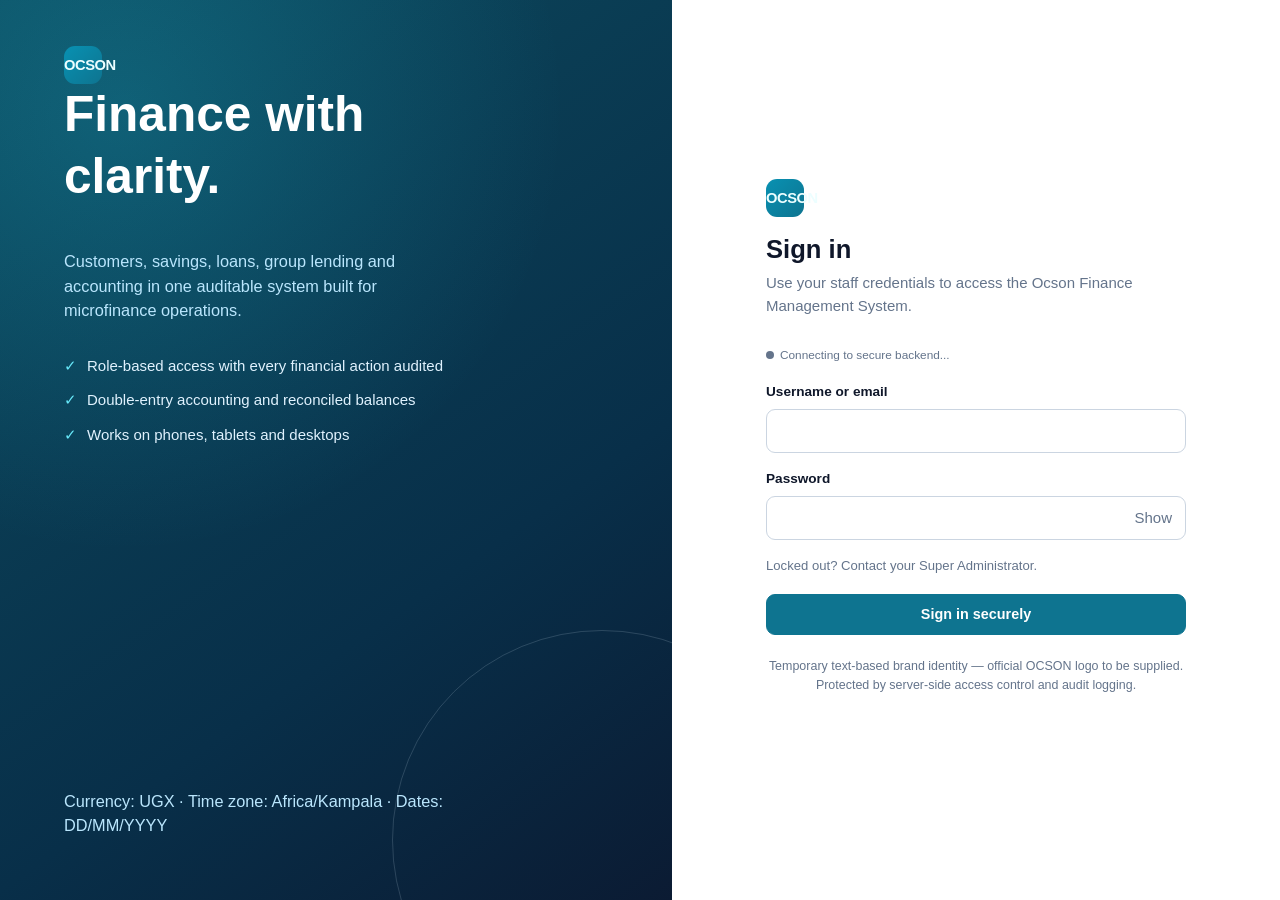
<file: index.html>
<!DOCTYPE html>
<html lang="en">
<head>
  <meta charset="UTF-8" />
  <meta name="viewport" content="width=device-width, initial-scale=1, viewport-fit=cover" />
  <meta name="theme-color" content="#0e7490" />
  <meta name="description" content="Secure sign in for the Ocson Finance Management System." />
  <title>Sign in | Ocson Finance Management System</title>
  <script>
    (function () {
      try {
        var theme = localStorage.getItem('ocson-theme');
        if (theme === 'dark' || theme === 'light') document.documentElement.setAttribute('data-theme', theme);
      } catch (error) { /* storage may be unavailable */ }
    }());
  </script>
  <link rel="icon" href="assets/icons/icon.svg" type="image/svg+xml" />
  <link rel="manifest" href="manifest.json" />
  <link rel="stylesheet" href="css/main.css" />
  <link rel="stylesheet" href="css/themes.css" />
  <link rel="stylesheet" href="css/layout.css" />
  <link rel="stylesheet" href="css/components.css" />
  <link rel="stylesheet" href="css/responsive.css" />
  <script src="js/config.js" defer></script>
  <script src="js/api.js" defer></script>
  <script src="js/validation.js" defer></script>
  <script src="js/auth.js" defer></script>
  <script src="js/app.js" defer></script>
  <script src="js/login.js" defer></script>
</head>
<body data-page="login">
  <main class="auth-layout">
    <section class="auth-visual" aria-label="About Ocson">
      <div>
        <div class="brand-mark" aria-hidden="true">OCSON</div>
        <h1>Finance with clarity.</h1>
        <p>Customers, savings, loans, group lending and accounting in one auditable system built for microfinance operations.</p>
        <div class="auth-points">
          <div class="auth-point"><span aria-hidden="true">&#10003;</span><div>Role-based access with every financial action audited</div></div>
          <div class="auth-point"><span aria-hidden="true">&#10003;</span><div>Double-entry accounting and reconciled balances</div></div>
          <div class="auth-point"><span aria-hidden="true">&#10003;</span><div>Works on phones, tablets and desktops</div></div>
        </div>
      </div>
      <p class="text-small">Currency: UGX &middot; Time zone: Africa/Kampala &middot; Dates: DD/MM/YYYY</p>
    </section>

    <section class="auth-panel">
      <div class="auth-card">
        <div class="brand-mark" aria-hidden="true">OCSON</div>
        <h2 style="margin-top:16px">Sign in</h2>
        <p>Use your staff credentials to access the Ocson Finance Management System.</p>

        <div data-form-error class="alert alert-error" role="alert" hidden></div>
        <p class="status-label" style="margin-bottom:18px">
          <span data-backend-dot class="status-dot" aria-hidden="true"></span>
          <span data-backend-label>Connecting to secure backend...</span>
        </p>

        <form data-login-form novalidate>
          <div class="form-field">
            <label for="username">Username or email</label>
            <div class="input-wrap">
              <input class="input" id="username" name="username" type="text"
                     autocomplete="username" inputmode="email" spellcheck="false" required />
              <span class="field-error" aria-live="polite"></span>
            </div>
          </div>

          <div class="form-field">
            <label for="password">Password</label>
            <div class="input-wrap">
              <input class="input" id="password" name="password" type="password"
                     autocomplete="current-password" required />
              <button class="input-affix" type="button" data-reveal-password
                      aria-label="Show password">Show</button>
              <span class="field-error" aria-live="polite"></span>
            </div>
          </div>

          <div class="form-row" style="margin-bottom:18px">
            <span class="text-small text-muted">Locked out? Contact your Super Administrator.</span>
          </div>

          <button class="btn btn-primary btn-block" type="submit" data-login-submit>Sign in securely</button>
        </form>

        <p class="auth-footer">
          Temporary text-based brand identity &mdash; official OCSON logo to be supplied.<br />
          Protected by server-side access control and audit logging.
        </p>
      </div>
    </section>
  </main>
  <div class="toast-stack" data-toast-stack aria-live="polite"></div>
</body>
</html>
</file>
<file: css/main.css>
/* Ocson Finance Management System - design tokens and base styles */

:root {
  --brand: #0e7490;
  --brand-strong: #155e75;
  --brand-soft: #cffafe;
  --accent: #16a34a;
  --danger: #dc2626;
  --warning: #d97706;
  --info: #2563eb;
  --bg: #f4f7fb;
  --surface: #ffffff;
  --surface-2: #f8fafc;
  --text: #0f172a;
  --text-muted: #64748b;
  --border: #e2e8f0;
  --border-strong: #cbd5e1;
  --shadow-sm: 0 1px 2px rgba(15, 23, 42, .06), 0 1px 3px rgba(15, 23, 42, .05);
  --shadow-md: 0 8px 24px rgba(15, 23, 42, .08);
  --shadow-lg: 0 20px 50px rgba(15, 23, 42, .16);
  --radius: 14px;
  --radius-sm: 9px;
  --sidebar-width: 254px;
  --topbar-height: 66px;
  --font-sans: "Segoe UI", Inter, -apple-system, BlinkMacSystemFont, Roboto, "Helvetica Neue", Arial, sans-serif;
}

*, *::before, *::after { box-sizing: border-box; }

html { min-height: 100%; scroll-behavior: smooth; }

body {
  margin: 0;
  min-height: 100vh;
  font-family: var(--font-sans);
  font-size: 15px;
  line-height: 1.5;
  color: var(--text);
  background: var(--bg);
  -webkit-font-smoothing: antialiased;
}

h1, h2, h3, h4, p { margin-top: 0; }
h1 { font-size: 1.6rem; line-height: 1.25; }
h2 { font-size: 1.25rem; line-height: 1.3; }
h3 { font-size: 1.05rem; }
p { color: var(--text-muted); }

a { color: var(--brand); text-decoration: none; }
a:hover { text-decoration: underline; }

button, input, select, textarea { font: inherit; color: inherit; }
button { cursor: pointer; }
button:disabled { cursor: not-allowed; opacity: .55; }

img, svg { max-width: 100%; }

:focus-visible {
  outline: 3px solid var(--brand);
  outline-offset: 2px;
  border-radius: 4px;
}

.visually-hidden {
  position: absolute !important;
  width: 1px; height: 1px;
  padding: 0; margin: -1px;
  overflow: hidden; clip: rect(0, 0, 0, 0);
  white-space: nowrap; border: 0;
}

.text-muted { color: var(--text-muted); }
.text-small { font-size: .82rem; }
.text-right { text-align: right; }
.mt-0 { margin-top: 0; }
.mb-0 { margin-bottom: 0; }
.nowrap { white-space: nowrap; }

.spinner {
  width: 17px; height: 17px;
  border: 2px solid currentColor;
  border-right-color: transparent;
  border-radius: 50%;
  display: inline-block;
  animation: ocson-spin .7s linear infinite;
  vertical-align: -3px;
}

@keyframes ocson-spin { to { transform: rotate(360deg); } }

[hidden] { display: none !important; }
</file>
<file: css/themes.css>
/* Ocson Finance Management System - light/dark theme tokens */

[data-theme="dark"] {
  --brand: #22d3ee;
  --brand-strong: #67e8f9;
  --brand-soft: #164e63;
  --accent: #4ade80;
  --danger: #f87171;
  --warning: #fbbf24;
  --info: #93c5fd;
  --bg: #0b1220;
  --surface: #111827;
  --surface-2: #172033;
  --text: #e5edf8;
  --text-muted: #94a3b8;
  --border: #24324a;
  --border-strong: #384a66;
  --shadow-sm: 0 1px 2px rgba(0, 0, 0, .35);
  --shadow-md: 0 10px 28px rgba(0, 0, 0, .35);
  --shadow-lg: 0 24px 60px rgba(0, 0, 0, .5);
}

[data-theme="dark"] .brand-mark {
  background: linear-gradient(135deg, #0e7490, #155e75);
  color: #ecfeff;
}

[data-theme="dark"] .auth-visual {
  background: radial-gradient(circle at 20% 15%, rgba(34, 211, 238, .14), transparent 45%),
              linear-gradient(145deg, #0f2433, #0b1220);
}
</file>
<file: css/layout.css>
/* Ocson Finance Management System - application shell layout */

.app-shell { min-height: 100vh; }

.sidebar {
  position: fixed;
  inset: 0 auto 0 0;
  width: var(--sidebar-width);
  background: var(--surface);
  border-right: 1px solid var(--border);
  display: flex;
  flex-direction: column;
  z-index: 40;
  transition: transform .25s ease;
}

.sidebar-header {
  height: var(--topbar-height);
  display: flex;
  align-items: center;
  gap: 10px;
  padding: 0 18px;
  border-bottom: 1px solid var(--border);
  flex-shrink: 0;
}

.sidebar-nav { overflow-y: auto; padding: 16px 12px 24px; flex: 1; }
.sidebar-footer { padding: 14px 18px; border-top: 1px solid var(--border); }

.nav-section-title {
  font-size: .68rem;
  text-transform: uppercase;
  letter-spacing: .11em;
  color: var(--text-muted);
  font-weight: 700;
  margin: 18px 10px 8px;
}
.nav-section-title:first-child { margin-top: 4px; }

.nav-item {
  display: flex;
  align-items: center;
  gap: 11px;
  width: 100%;
  padding: 10px 11px;
  border: 0;
  border-radius: var(--radius-sm);
  background: transparent;
  color: var(--text-muted);
  text-align: left;
  font-weight: 550;
  margin-bottom: 3px;
}
.nav-item:hover:not(:disabled) { background: var(--surface-2); color: var(--text); text-decoration: none; }
.nav-item.active { background: var(--brand-soft); color: var(--brand-strong); }
.nav-item:disabled { opacity: .62; }
.nav-icon { width: 19px; text-align: center; flex-shrink: 0; font-size: 1.05rem; }
.nav-label { flex: 1; }
.nav-soon {
  font-size: .6rem; text-transform: uppercase; letter-spacing: .05em;
  padding: 2px 5px; border-radius: 20px; background: var(--surface-2);
  color: var(--text-muted); border: 1px solid var(--border);
}

.main-area { margin-left: var(--sidebar-width); min-height: 100vh; }

.topbar {
  height: var(--topbar-height);
  position: sticky;
  top: 0;
  z-index: 30;
  display: flex;
  align-items: center;
  gap: 14px;
  padding: 0 24px;
  background: color-mix(in srgb, var(--surface) 92%, transparent);
  backdrop-filter: blur(12px);
  border-bottom: 1px solid var(--border);
}

.topbar-title { font-weight: 700; font-size: 1rem; margin: 0; }
.topbar-actions { margin-left: auto; display: flex; align-items: center; gap: 8px; }

.page-content { padding: 26px 24px 48px; max-width: 1560px; margin: 0 auto; }

.page-heading {
  display: flex;
  flex-wrap: wrap;
  align-items: flex-end;
  justify-content: space-between;
  gap: 14px;
  margin-bottom: 22px;
}
.page-heading h1 { margin-bottom: 4px; }
.page-heading p { margin-bottom: 0; }

.kpi-grid {
  display: grid;
  grid-template-columns: repeat(4, minmax(0, 1fr));
  gap: 14px;
  margin-bottom: 22px;
}

.chart-grid {
  display: grid;
  grid-template-columns: repeat(2, minmax(0, 1fr));
  gap: 16px;
  margin-bottom: 22px;
}

.lower-grid {
  display: grid;
  grid-template-columns: 1.4fr 1fr;
  gap: 16px;
}

.drawer-overlay {
  position: fixed; inset: 0; z-index: 35;
  background: rgba(15, 23, 42, .5);
  opacity: 0; visibility: hidden; transition: opacity .2s ease, visibility .2s ease;
}
body.drawer-open .drawer-overlay { opacity: 1; visibility: visible; }

.btn.menu-toggle { display: none; }

/* Authentication layout */
.auth-layout {
  min-height: 100vh;
  display: grid;
  grid-template-columns: 1.05fr .95fr;
}

.auth-visual {
  background: radial-gradient(circle at 18% 12%, rgba(34, 211, 238, .2), transparent 46%),
              linear-gradient(145deg, #0c4a5e, #082f49 65%, #0b1b33);
  color: #e0f2fe;
  padding: 46px clamp(28px, 5vw, 72px);
  display: flex;
  flex-direction: column;
  justify-content: space-between;
  position: relative;
  overflow: hidden;
}
.auth-visual::after {
  content: "";
  position: absolute;
  width: 420px; height: 420px;
  border-radius: 50%;
  border: 1px solid rgba(224, 242, 254, .16);
  right: -140px; bottom: -150px;
}
.auth-visual h1 { font-size: clamp(2rem, 4vw, 3.1rem); color: #fff; max-width: 13ch; }
.auth-visual p { color: #bae6fd; max-width: 42ch; font-size: 1.02rem; }
.auth-points { display: grid; gap: 12px; margin-top: 32px; }
.auth-point { display: flex; gap: 10px; align-items: flex-start; color: #e0f2fe; }
.auth-point span { color: #67e8f9; }

.auth-panel {
  display: flex;
  align-items: center;
  justify-content: center;
  padding: 34px 24px;
  background: var(--surface);
}
.auth-card { width: 100%; max-width: 420px; }
.auth-card h2 { font-size: 1.6rem; margin-bottom: 6px; }
.auth-card > p { margin-bottom: 26px; }
.auth-footer { margin-top: 22px; font-size: .78rem; color: var(--text-muted); text-align: center; }
</file>
<file: css/components.css>
/* Ocson Finance Management System - reusable components */

.brand-mark {
  width: 38px; height: 38px;
  border-radius: 11px;
  background: linear-gradient(135deg, #0891b2, #0e7490);
  color: #ecfeff;
  display: grid;
  place-items: center;
  font-weight: 800;
  letter-spacing: -.03em;
  font-size: .92rem;
  flex-shrink: 0;
}

.brand-text { display: flex; flex-direction: column; line-height: 1.1; }
.brand-text strong { font-size: 1.05rem; letter-spacing: .14em; }
.brand-text small { font-size: .57rem; letter-spacing: .08em; color: var(--text-muted); text-transform: uppercase; }

.btn {
  display: inline-flex;
  align-items: center;
  justify-content: center;
  gap: 8px;
  padding: 9px 15px;
  min-height: 40px;
  border-radius: var(--radius-sm);
  border: 1px solid var(--border-strong);
  background: var(--surface);
  color: var(--text);
  font-weight: 600;
  font-size: .9rem;
  transition: background .15s ease, border-color .15s ease, transform .1s ease;
}
.btn:hover:not(:disabled) { background: var(--surface-2); text-decoration: none; }
.btn:active:not(:disabled) { transform: translateY(1px); }
.btn-primary { background: var(--brand); border-color: var(--brand); color: #fff; }
[data-theme="dark"] .btn-primary { color: #082f49; }
.btn-primary:hover:not(:disabled) { background: var(--brand-strong); border-color: var(--brand-strong); }
.btn-ghost { border-color: transparent; background: transparent; }
.btn-icon { width: 40px; padding: 0; }
.btn-block { width: 100%; }
.btn-sm { min-height: 32px; padding: 5px 10px; font-size: .8rem; }

.card {
  background: var(--surface);
  border: 1px solid var(--border);
  border-radius: var(--radius);
  box-shadow: var(--shadow-sm);
}
.card-header {
  padding: 16px 18px;
  border-bottom: 1px solid var(--border);
  display: flex;
  align-items: center;
  justify-content: space-between;
  gap: 12px;
}
.card-header h2, .card-header h3 { margin: 0; }
.card-body { padding: 18px; }

.kpi-card { padding: 16px 17px; position: relative; overflow: hidden; }
.kpi-card::before {
  content: ""; position: absolute; inset: 0 auto 0 0; width: 3px; background: var(--brand);
}
.kpi-label { font-size: .76rem; color: var(--text-muted); font-weight: 650; text-transform: uppercase; letter-spacing: .04em; }
.kpi-value { font-size: 1.55rem; font-weight: 750; margin: 7px 0 2px; letter-spacing: -.02em; }
.kpi-caption { font-size: .74rem; color: var(--text-muted); }

.form-field { margin-bottom: 16px; }
.form-field label { display: block; font-weight: 650; font-size: .85rem; margin-bottom: 6px; }
.input-wrap { position: relative; }
.input {
  width: 100%;
  min-height: 43px;
  padding: 10px 12px;
  border: 1px solid var(--border-strong);
  border-radius: var(--radius-sm);
  background: var(--surface);
  color: var(--text);
  transition: border-color .15s ease, box-shadow .15s ease;
}
.input::placeholder { color: var(--text-muted); opacity: .75; }
.input:focus { border-color: var(--brand); box-shadow: 0 0 0 3px var(--brand-soft); outline: none; }
.input[aria-invalid="true"] { border-color: var(--danger); }
.input-affix {
  position: absolute; right: 6px; top: 50%; transform: translateY(-50%);
  border: 0; background: transparent; color: var(--text-muted);
  min-height: 32px; padding: 0 8px; border-radius: 6px;
}
.field-error { color: var(--danger); font-size: .78rem; margin-top: 5px; min-height: 1em; }

.form-row { display: flex; align-items: center; justify-content: space-between; gap: 10px; }
.checkbox-label { display: flex; align-items: center; gap: 8px; font-size: .86rem; color: var(--text-muted); }

.alert {
  border-radius: var(--radius-sm);
  padding: 11px 13px;
  font-size: .86rem;
  border: 1px solid var(--border);
  background: var(--surface-2);
  margin-bottom: 16px;
}
.alert-error { border-color: color-mix(in srgb, var(--danger) 40%, var(--border)); color: var(--danger); }
.alert-success { border-color: color-mix(in srgb, var(--accent) 40%, var(--border)); color: var(--accent); }
.alert-info { border-color: color-mix(in srgb, var(--info) 40%, var(--border)); color: var(--info); }

.badge {
  display: inline-flex; align-items: center; gap: 5px;
  padding: 3px 9px; border-radius: 20px;
  font-size: .7rem; font-weight: 700;
  background: var(--surface-2); color: var(--text-muted); border: 1px solid var(--border);
}
.badge-success { color: var(--accent); border-color: color-mix(in srgb, var(--accent) 35%, var(--border)); }
.badge-warning { color: var(--warning); border-color: color-mix(in srgb, var(--warning) 35%, var(--border)); }
.badge-danger { color: var(--danger); border-color: color-mix(in srgb, var(--danger) 35%, var(--border)); }

.avatar {
  width: 36px; height: 36px; border-radius: 50%;
  display: grid; place-items: center;
  background: var(--brand-soft); color: var(--brand-strong);
  font-weight: 750; font-size: .82rem; flex-shrink: 0;
}

.menu { position: relative; }
.menu-panel {
  position: absolute; right: 0; top: calc(100% + 8px);
  min-width: 220px; background: var(--surface);
  border: 1px solid var(--border); border-radius: var(--radius-sm);
  box-shadow: var(--shadow-md); padding: 7px; z-index: 60;
}
.menu-panel button, .menu-panel a {
  display: flex; width: 100%; align-items: center; gap: 9px;
  padding: 9px 10px; border: 0; border-radius: 7px;
  background: transparent; color: var(--text); font-size: .87rem; text-align: left;
}
.menu-panel button:hover, .menu-panel a:hover { background: var(--surface-2); text-decoration: none; }
.menu-divider { height: 1px; background: var(--border); margin: 6px 0; }

.empty-state {
  padding: 26px 18px;
  text-align: center;
  color: var(--text-muted);
  font-size: .88rem;
}
.empty-state strong { display: block; color: var(--text); margin-bottom: 5px; font-size: .95rem; }
.empty-icon { font-size: 1.6rem; display: block; margin-bottom: 8px; opacity: .65; }

.chart-placeholder { min-height: 232px; display: grid; place-items: center; }

.table-wrap { width: 100%; overflow-x: auto; }
.data-table { width: 100%; border-collapse: collapse; font-size: .86rem; }
.data-table th, .data-table td { padding: 11px 13px; text-align: left; border-bottom: 1px solid var(--border); }
.data-table th { color: var(--text-muted); font-size: .72rem; text-transform: uppercase; letter-spacing: .05em; }
.data-table tr:last-child td { border-bottom: 0; }

.toast-stack {
  position: fixed; right: 18px; bottom: 18px; z-index: 100;
  display: grid; gap: 9px; width: min(360px, calc(100vw - 36px));
}
.toast {
  background: var(--surface); border: 1px solid var(--border);
  border-left: 4px solid var(--brand); border-radius: var(--radius-sm);
  box-shadow: var(--shadow-md); padding: 12px 14px; font-size: .86rem;
}
.toast-error { border-left-color: var(--danger); }
.toast-success { border-left-color: var(--accent); }

.dialog-backdrop {
  position: fixed; inset: 0; z-index: 80;
  background: rgba(15, 23, 42, .55);
  display: grid; place-items: center; padding: 18px;
}
.dialog {
  background: var(--surface); border: 1px solid var(--border);
  border-radius: var(--radius); box-shadow: var(--shadow-lg);
  width: min(440px, 100%); padding: 22px;
}
.dialog h2 { margin-bottom: 10px; }
.dialog-actions { display: flex; justify-content: flex-end; gap: 9px; margin-top: 20px; }

.status-dot { width: 8px; height: 8px; border-radius: 50%; background: var(--text-muted); display: inline-block; }
.status-dot.online { background: var(--accent); }
.status-dot.offline { background: var(--danger); }
.status-label { font-size: .74rem; color: var(--text-muted); display: inline-flex; align-items: center; gap: 6px; }
</file>
<file: css/responsive.css>
/* Ocson Finance Management System - responsive behaviour */

@media (max-width: 1180px) {
  .kpi-grid { grid-template-columns: repeat(3, minmax(0, 1fr)); }
}

@media (max-width: 1024px) {
  .sidebar { transform: translateX(-100%); box-shadow: var(--shadow-lg); }
  body.drawer-open .sidebar { transform: translateX(0); }
  .main-area { margin-left: 0; }
  .btn.menu-toggle { display: inline-flex; }
  .auth-layout { grid-template-columns: 1fr; }
  .auth-visual { min-height: 260px; padding: 30px 24px; }
  .auth-visual h1 { font-size: 2rem; }
  .auth-panel { padding: 28px 20px 40px; }
}

@media (max-width: 820px) {
  .kpi-grid { grid-template-columns: repeat(2, minmax(0, 1fr)); }
  .chart-grid, .lower-grid { grid-template-columns: 1fr; }
  .page-content { padding: 20px 16px 40px; }
  .topbar { padding: 0 14px; }
}

@media (max-width: 560px) {
  body { font-size: 14px; }
  .kpi-grid { grid-template-columns: 1fr 1fr; gap: 10px; }
  .kpi-card { padding: 13px; }
  .kpi-value { font-size: 1.25rem; }
  .kpi-label { font-size: .66rem; }
  .topbar-title { display: none; }
  .topbar-status { display: none; }
  .page-heading { align-items: flex-start; }
  .page-heading h1 { font-size: 1.35rem; }
  .card-body { padding: 14px; }
  .auth-visual { display: none; }
  .auth-panel { background: var(--bg); }
  .auth-card { max-width: none; }
  .btn { min-height: 44px; }
  .input { min-height: 46px; font-size: 16px; }
  .toast-stack { left: 12px; right: 12px; bottom: 12px; width: auto; }
}

@media (prefers-reduced-motion: reduce) {
  *, *::before, *::after { animation-duration: .001ms !important; transition-duration: .001ms !important; scroll-behavior: auto !important; }
}
</file>
